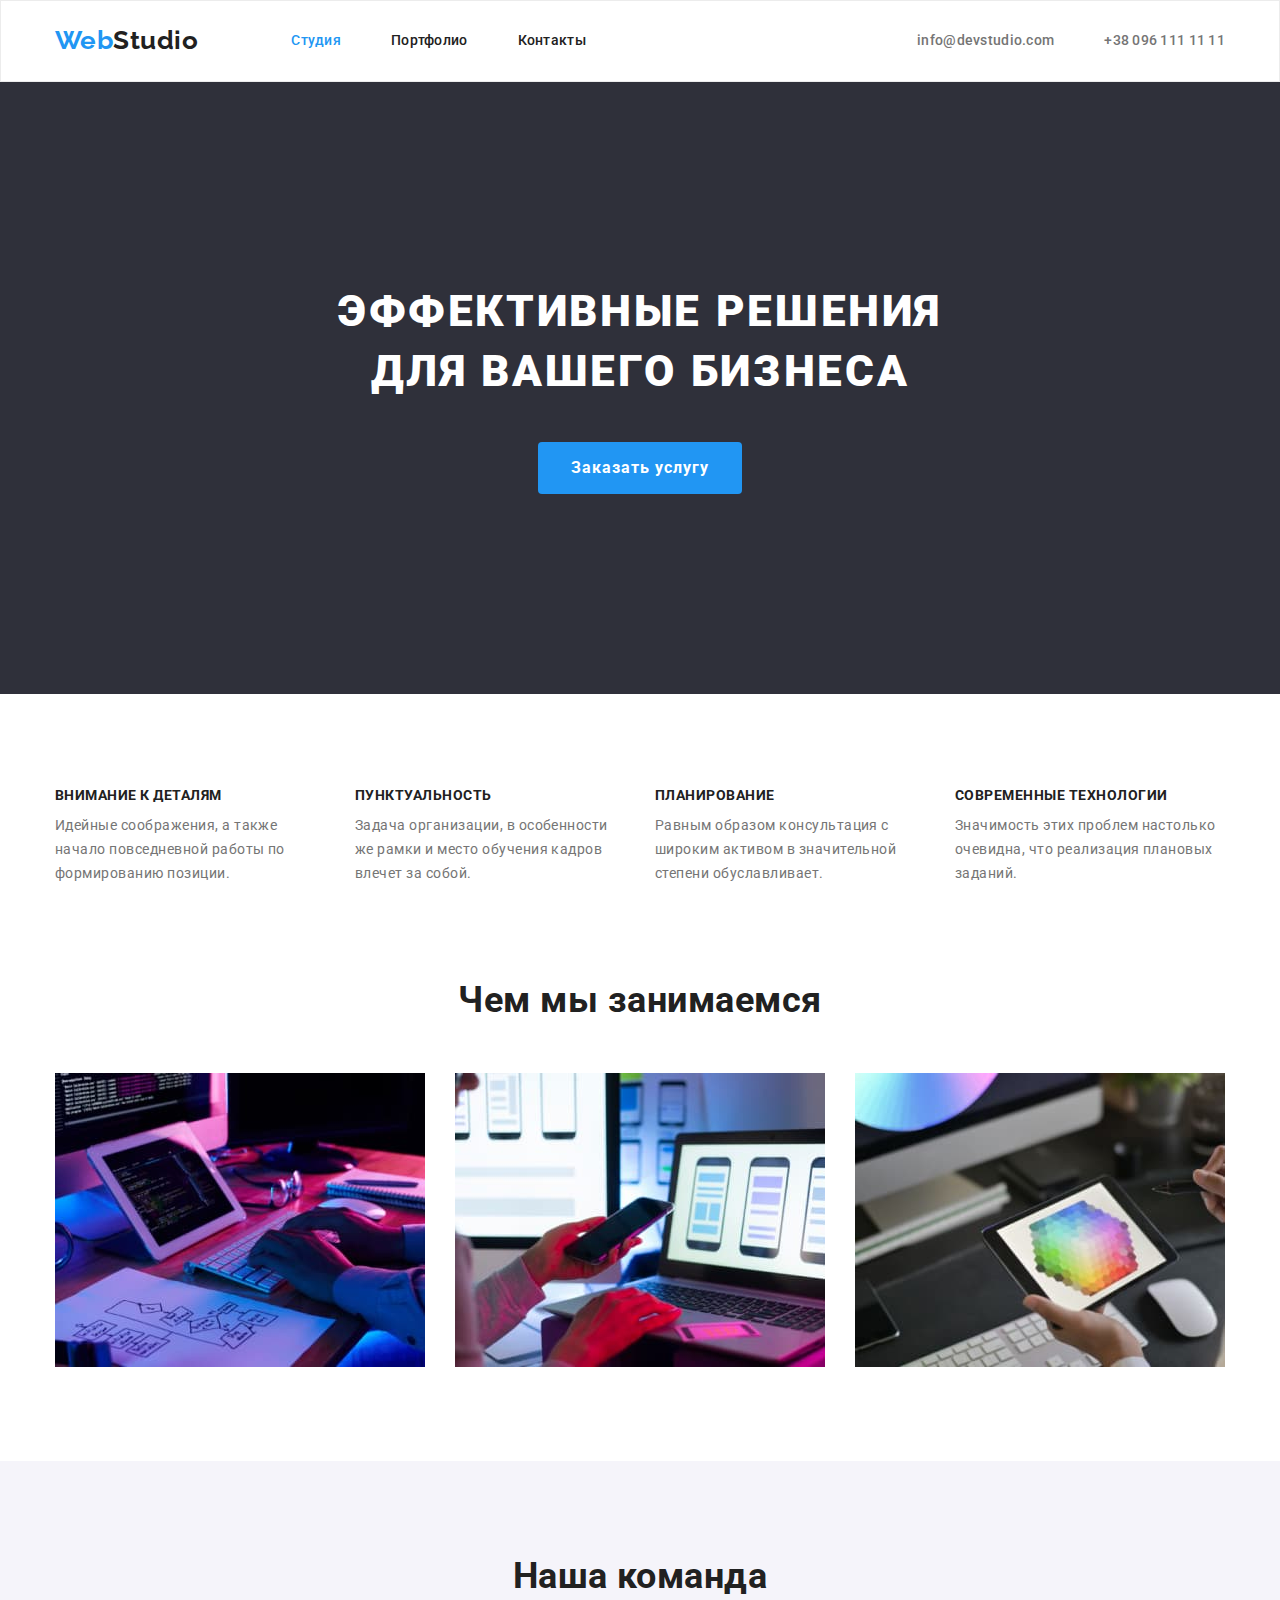
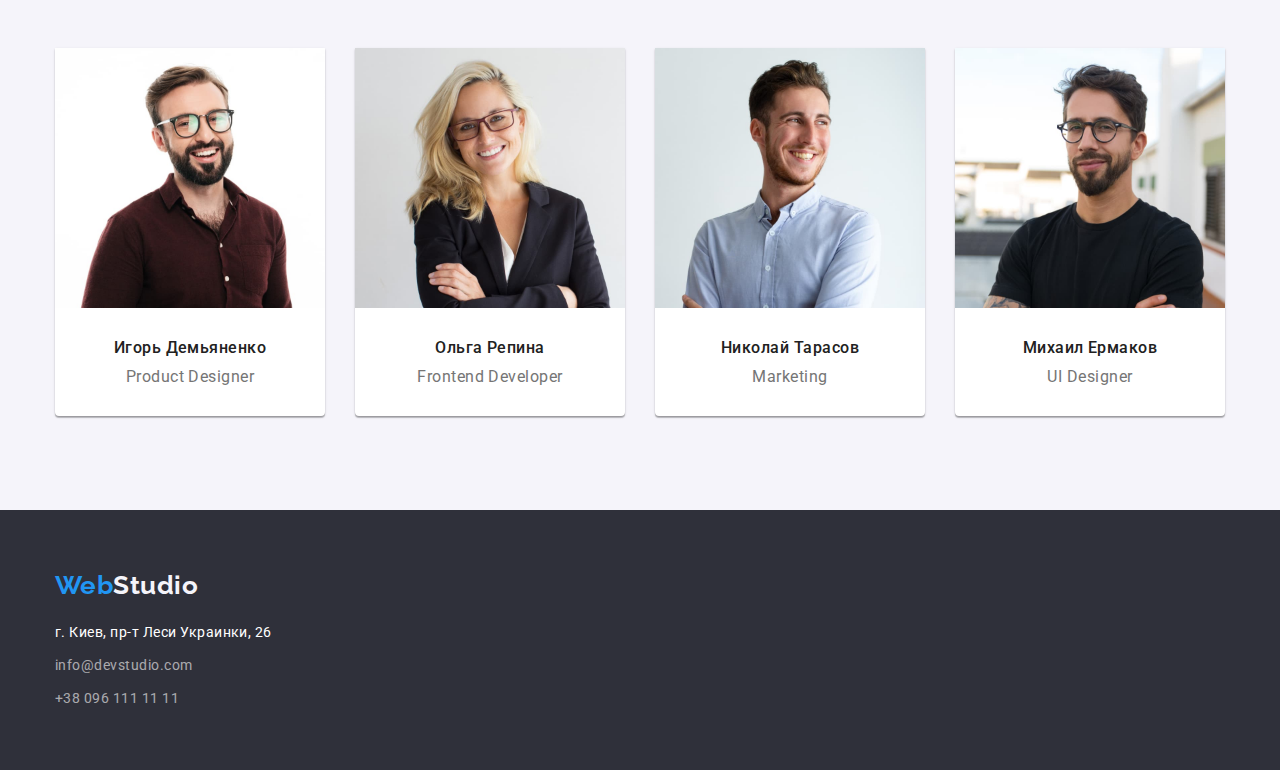
<file: index.html>
<!DOCTYPE html>
<html lang="en">
<head>
    <meta charset="UTF-8">
    <meta http-equiv="X-UA-Compatible" content="IE=edge">
    <meta name="viewport" content="width=device-width, initial-scale=1.0">
    <title>Document</title>
    <link rel="preconnect" href="https://fonts.googleapis.com">
    <link rel="preconnect" href="https://fonts.gstatic.com" crossorigin>
    <link href="https://fonts.googleapis.com/css2?family=Raleway:wght@700&family=Roboto:wght@400;500;700;900&display=swap"
        rel="stylesheet">
    <link rel="stylesheet" href="https://cdnjs.cloudflare.com/ajax/libs/modern-normalize/1.1.0/modern-normalize.min.css">
    <link rel="stylesheet" href="css/styles.css">
</head>
<body>
    <!-- Шапка сайта -->
    <header class="header-line">
        <div class="container main-nav">
            <nav class="nav">
                <a href="#" class="logo">
                Web<span class="logo-part">Studio</span>
                </a>
                    <ul class="site-nav list">
                        <li class="item"><a href="#" class="link current">Студия</a></li>
                        <li class="item"><a href="./portfolio.html" class="link">Портфолио</a></li>
                        <li class="item"><a href="" class="link">Контакты</a></li>
                    </ul>
            </nav>
            <ul class="contacts-list list">
                <li class="item"><a href="mailto:info@devstudio.com" class="contacts link">info@devstudio.com</a></li>
                <li class="item"><a href="tel:+380961111111" class="contacts link">+38 096 111 11 11</a></li>
            </ul>
        </div>
    </header>
    
    <!-- Основной контент -->
    <main>
        <!-- Герой -->
            <section class="hero">
                <div class="container">
                    <h1 class="hero-titel">Эффективные решения для вашего бизнеса</h1>
                    <button type="button" class="button">Заказать услугу</button>
                </div>
            </section>
        <!-- Преимущества -->
        <section class="advantage-section">
            <div class="container">
                <h2 class="visually-hidden">Наши преимущества</h2>
                <ul class="advantage list">
                    <li class="advantage-list">
                        <h3 class="titel">Внимание к деталям</h3>
                        <p class="text">Идейные соображения, а также начало повседневной работы по формированию позиции.</p>
                    </li>
                    <li class="advantage-list">
                        <h3 class="titel">Пунктуальность</h3>
                        <p class="text">Задача организации, в особенности же рамки и место обучения кадров влечет за собой.</p>
                    </li>
                    <li class="advantage-list">
                        <h3 class="titel">Планирование</h3>
                        <p class="text">Равным образом консультация с широким активом в значительной степени обуславливает.</p>
                    </li>
                    <li class="advantage-list">
                        <h3 class="titel">Современные технологии</h3>
                        <p class="text">Значимость этих проблем настолько очевидна, что реализация плановых заданий.</p>
                    </li>
                </ul>
            </div>
        </section>
        <!-- Чем мы занимаемся -->
        <section class="about-section">
            <div class="container">
                <h2 class="section-titel">Чем мы занимаемся</h2>
                <ul class="work-examples list">
                    <li class="item"><img class="photo" src="./images/img1.jpg" alt="процесс вёрстки" width="370"></li>
                    <li class="item"><img class="photo" src="./images/img2.jpg" alt="процесс стилизации" width="370"></li>
                    <li class="item"><img class="photo" src="./images/img3.jpg" alt="работа с палитрой цветов" width="370"></li>
                </ul>
            </div>
        </section>
        <!-- Наша команда -->
        <section class="team-section">
            <div class="container">
                <h2 class="section-titel">Наша команда</h2>
                <ul class="team list">
                    <li class="team-list">
                        <img class="photo" src="./images/Igor.jpg" alt="Игорь Демьяненко" width="270">
                        <div class="employee-information">
                            <h3 class="titel">Игорь Демьяненко</h3>
                            <p class="text">Product Designer</p>
                        </div>
                    </li>
                    <li class="team-list">
                        <img class="photo" src="./images/Olga.jpg" alt="Ольга Репина" width="270">
                        <div class="employee-information">
                            <h3 class="titel">Ольга Репина</h3>
                            <p class="text">Frontend Developer</p>
                        </div>
                    </li>
                    <li class="team-list">
                        <img class="photo" src="./images/Nikolai.jpg" alt="Николай Тарасов" width="270">
                        <div class="employee-information">
                            <h3 class="titel">Николай Тарасов</h3>
                            <p class="text">Marketing</p>
                        </div>
                    </li>
                    <li class="team-list">
                        <img class="photo" src="./images/Mihail.jpg" alt="Михаил Ермаков" width="270">
                        <div class="employee-information">
                            <h3 class="titel">Михаил Ермаков</h3>
                            <p class="text">UI Designer</p>
                        </div>
                    </li>
                </ul>
            </div>
        </section>
    </main>

    <!-- Футер -->
    <footer class="footer-section">
        <div class="container">
                <a href="#" class="logo-footer">
                    Web<span class="logopart-footer">Studio</span>
                </a>
                <address class="address">
                    <p class="text">г. Киев, пр-т Леси Украинки, 26</p> 
                    <a href="mailto:info@devstudio.com" class="footer-contacts link">info@devstudio.com</a> 
                    <a href="tel:+380961111111" class="footer-contacts link">+38 096 111 11 11</a>
                </address>
        </div>
    </footer>
    
</body>
</html>
</file>
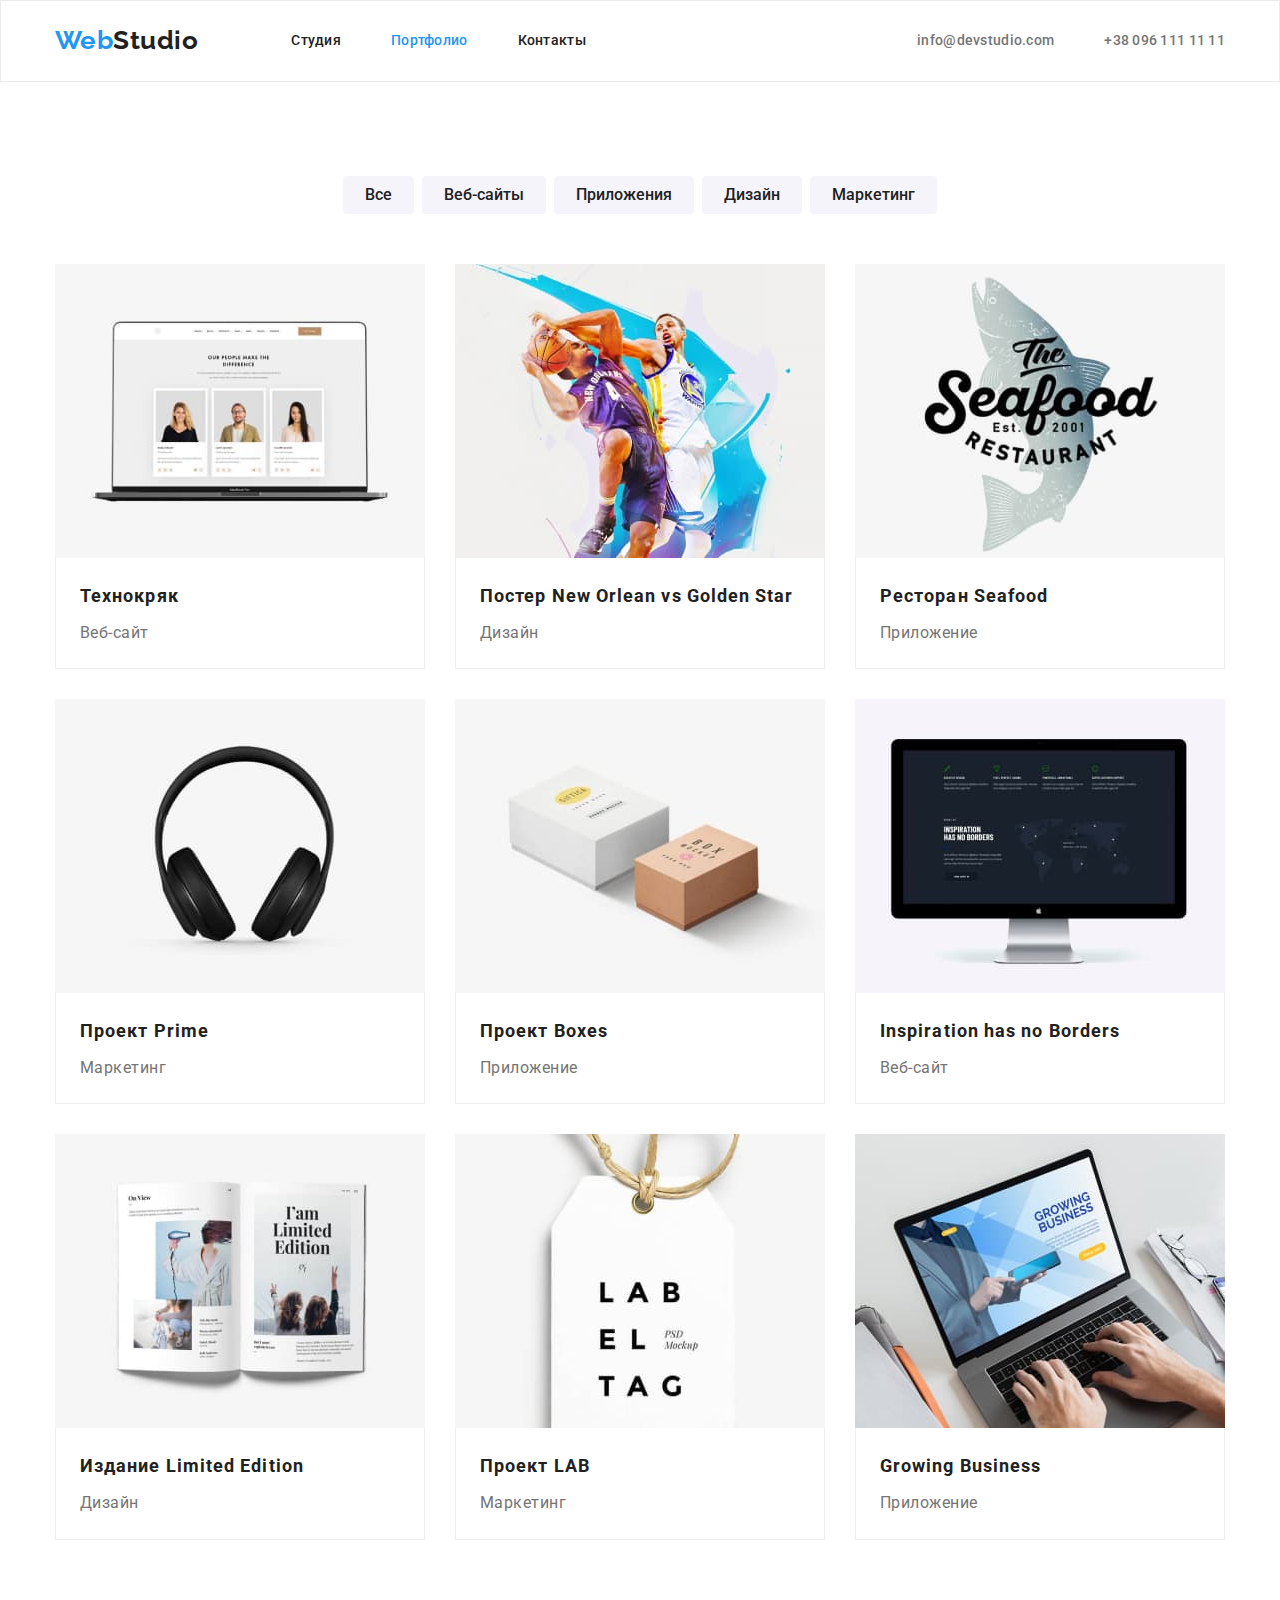
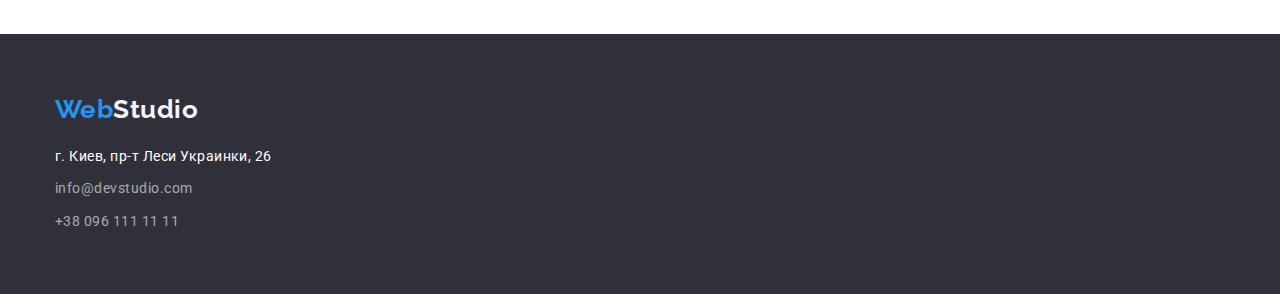
<file: portfolio.html>
<!DOCTYPE html>
<html lang="en">
<head>
    <meta charset="UTF-8">
    <meta http-equiv="X-UA-Compatible" content="IE=edge">
    <meta name="viewport" content="width=device-width, initial-scale=1.0">
    <title>Document</title>
    <link rel="preconnect" href="https://fonts.googleapis.com">
    <link rel="preconnect" href="https://fonts.gstatic.com" crossorigin>
    <link href="https://fonts.googleapis.com/css2?family=Raleway:wght@700&family=Roboto:wght@400;500;700;900&display=swap"
        rel="stylesheet">
    <link rel="stylesheet" href="https://cdnjs.cloudflare.com/ajax/libs/modern-normalize/1.1.0/modern-normalize.min.css">
    <link rel="stylesheet" href="css/styles.css">
</head>
<body>
    <!-- Шапка сайта -->
    <header class="header-line">
        <div class="container main-nav">
            <nav class="nav">
                <a href="#" class="logo">
                    Web<span class="logo-part">Studio</span>
                </a>
                <ul class="site-nav list">
                    <li class="item"><a href="./index.html" class="link">Студия</a></li>
                    <li class="item"><a href="#" class="link current">Портфолио</a></li>
                    <li class="item"><a href="" class="link">Контакты</a></li>
                </ul>
            </nav>
            <ul class="contacts-list list">
                <li class="item"><a href="mailto:info@devstudio.com" class="contacts link">info@devstudio.com</a></li>
                <li class="item"><a href="tel:+380961111111" class="contacts link">+38 096 111 11 11</a></li>
            </ul>
        </div>
    </header>

    <!-- Основной контент -->
    <main>
        <!-- Примеры работ -->
        <section class="works-section">
            <!-- Фильтр -->
            <div class="container-portfolio">
                <ul class="filter list">
                    <li class="filter-button"><button type="button" class="filter-list">Все</button></li>
                    <li class="filter-button"><button type="button" class="filter-list">Веб-сайты</button></li>
                    <li class="filter-button"><button type="button" class="filter-list">Приложения</button></li>
                    <li class="filter-button"><button type="button" class="filter-list">Дизайн</button></li>
                    <li class="filter-button"><button type="button" class="filter-list">Маркетинг</button></li>
                </ul>
                <ul class="works-list list">
                    <li class="works">
                        <a href="" class="link">
                            <img class="photo" src="./images/imgp1.jpg" alt="Пример веб-сайта" width="370">
                            <div class="works-info">
                                <h2 class="titel">Технокряк</h2>
                                <p class="text">Веб-сайт</p>
                            </div>
                        </a>
                    </li>
                    <li class="works">
                        <a href="" class="link">
                            <img class="photo" src="./images/imgp2.jpg" alt="Постер" width="370">
                            <div class="works-info">
                                <h2 class="titel">Постер New Orlean vs Golden Star</h2>
                                <p class="text">Дизайн</p>
                            </div>
                        </a>
                    </li>
                    <li class="works">
                        <a href="" class="link">
                            <img class="photo" src="./images/imgp3.jpg" alt="Логотип" width="370">
                            <div class="works-info">
                                <h2 class="titel">Ресторан Seafood</h2>
                                <p class="text">Приложение</p>
                            </div>
                        </a>
                    </li>
                    <li class="works">
                        <a href="" class="link">
                            <img class="photo" src="./images/imgp4.jpg" alt="Наушники" width="370">
                            <div class="works-info">
                                <h2 class="titel">Проект Prime</h2>
                                <p class="text">Маркетинг</p>
                            </div>
                        </a>
                    </li>
                    <li class="works">
                        <a href="" class="link">
                            <img class="photo" src="./images/imgp5.jpg" alt="Коробки" width="370">
                            <div class="works-info">
                                <h2 class="titel">Проект Boxes</h2>
                                <p class="text">Приложение</p>
                            </div>
                        </a>
                    </li>
                    <li class="works">
                        <a href="" class="link">
                            <img class="photo" src="./images/imgp6.jpg" alt="Пример веб-сайта" width="370">
                            <div class="works-info">
                                <h2 class="titel">Inspiration has no Borders</h2>
                                <p class="text">Веб-сайт</p>
                            </div>
                        </a>
                    </li>
                    <li class="works">
                        <a href="" class="link">
                            <img class="photo" src="./images/imgp7.jpg" alt="Книга" width="370">
                            <div class="works-info">
                                <h2 class="titel">Издание Limited Edition</h2>
                                <p class="text">Дизайн</p>
                            </div>
                        </a>
                    </li>
                    <li class="works">
                        <a href="" class="link">
                            <img class="photo" src="./images/imgp8.jpg" alt="Логотип" width="370">
                            <div class="works-info">
                                <h2 class="titel">Проект LAB</h2>
                                <p class="text">Маркетинг</p>
                            </div>
                        </a>
                    </li>
                    <li class="works">
                        <a href="" class="link">
                            <img class="photo" src="./images/imgp9.jpg" alt="Пример приложения" width="370">
                            <div class="works-info">
                                <h2 class="titel">Growing Business</h2>
                                <p class="text">Приложение</p>
                            </div>
                        </a>
                    </li>
                </ul>
            </div>
        </section>
            
    </main>

    <!-- Футер -->
    <footer class="footer-section">
        <div class="container">
            <a href="#" class="logo-footer">
                Web<span class="logopart-footer">Studio</span>
            </a>
            <address class="address">
                <p class="text">г. Киев, пр-т Леси Украинки, 26</p>
                <a href="mailto:info@devstudio.com" class="footer-contacts link">info@devstudio.com</a>
                <a href="tel:+380961111111" class="footer-contacts link">+38 096 111 11 11</a>
            </address>
        </div>
    </footer>
    
</body>
</html>
</file>
<file: css/styles.css>
:root {
  --primary-text-color: #212121;
  --secondary-text-color: #757575;
  --accent-color: #2196f3;
  --titel-text-color: #ffffff;
  --buttons-bg-color: #f5f4fa;
}

body {
  color: var(--primary-text-color);
  font-family: Roboto, sans-serif;
  letter-spacing: 0.03em;
}

.container {
  margin: 0 auto;
  width: 1200px;
  padding-left: 15px;
  padding-right: 15px;
}

/* Утилиты */
.list {
  padding: 0;
  margin: 0;
  list-style: none;
}

/* Хедер */
.header-line {
  border: 1px solid #ececec;
}

/* Логотип */
.logo {
  display: block;
  padding-top: 24px;
  padding-bottom: 25px;
  margin-right: 93px;

  color: var(--accent-color);
  font-family: Raleway, sans-serif;
  font-weight: 700;
  font-size: 26px;
  line-height: 1.19;
  text-decoration: none;
}

.logo-part {
  color: var(--primary-text-color);
}

/* Навигация */
.main-nav {
  display: flex;
  align-items: center;
}

.nav {
  display: flex;
}

.site-nav {
  display: flex;
}

.site-nav .item:not(:last-child) {
  margin-right: 50px;
}

.site-nav .link {
  display: block;
  padding-top: 32px;
  padding-bottom: 32px;

  color: var(--primary-text-color);
  font-weight: 500;
  font-size: 14px;
  line-height: 1.14;
  letter-spacing: 0.02em;
  text-decoration: none;
}

.site-nav .link:hover,
.link:focus {
  color: var(--accent-color);
}

.site-nav .link.current {
  color: var(--accent-color);
}

/* Контакты */
.contacts {
  display: block;
  padding-top: 32px;
  padding-bottom: 32px;

  color: var(--secondary-text-color);
  font-weight: 500;
  font-size: 14px;
  line-height: 1.14;
  letter-spacing: 0.02em;
  text-decoration: none;
}

.contacts-list {
  display: flex;
  margin-left: auto;
}

.contacts-list .item:not(:last-child) {
  margin-right: 50px;
}

.contacts-list .link:hover,
.link:focus {
  color: var(--accent-color);
}

/* Герой */
.hero {
  padding-top: 200px;
  padding-bottom: 200px;
  background: #2f303a;
  text-align: center;
}

.hero-titel {
  margin: 0 auto 40px auto;
  max-width: 696px;

  color: var(--titel-text-color);
  font-weight: 900;
  font-size: 44px;
  line-height: 1.36;
  text-align: center;
  letter-spacing: 0.06em;
  text-transform: uppercase;
}

.button {
  display: inline-block;
  border: 1px solid transparent;
  padding: 10px 32px;
  border-radius: 4px;
  background-color: var(--accent-color);
  color: var(--titel-text-color);
  font-weight: 700;
  font-size: 16px;
  line-height: 1.9;
  letter-spacing: 0.06em;
}

.button:hover,
:focus {
  background-color: #188ce8;
}

/* Преимущества */
.visually-hidden {
  position: absolute;
  width: 1px;
  height: 1px;
  margin: -1px;
  border: 0;
  padding: 0;

  white-space: nowrap;
  clip-path: inset(100%);
  clip: rect(0 0 0 0);
  overflow: hidden;
}

.advantage-section {
  padding-top: 94px;
}

.advantage {
  display: flex;
  padding-bottom: 0;
}

.advantage-list {
  width: 270px;
  margin-right: 30px;
}

.advantage-list:nth-child(4n) {
  margin-right: 0;
}

.advantage-list .titel {
  margin-top: 0;
  margin-bottom: 10px;
  font-weight: 700;
  font-size: 14px;
  line-height: 1.14;
  text-transform: uppercase;
}

.advantage-list .text {
  margin-top: 0;
  margin-bottom: 0;
  color: var(--secondary-text-color);
  font-size: 14px;
  line-height: 1.7;
}

/* Заголовок секций "Чем мы занимаемся" и "Наша команда"*/
.about-section {
  padding-top: 94px;
  padding-bottom: 94px;
}

.section-titel {
  margin-top: 0;
  margin-bottom: 50px;
  font-weight: 700;
  font-size: 36px;
  line-height: 1.2;
  text-align: center;
}

.work-examples {
  display: flex;
  padding-top: 0;
}

.photo {
  display: block;
}

.work-examples .item {
  margin-right: 30px;
}

.work-examples .item:last-child {
  margin-right: 0;
}

/* Команда */
.team-section {
  padding-top: 94px;
  padding-bottom: 94px;
}

.team {
  display: flex;
}

.team-section {
  background-color: #f5f4fa;
}

.team-list {
  margin-right: 30px;
  border-radius: 0px 0px 4px 4px;
  box-shadow: 0px 1px 3px rgba(0, 0, 0, 0.12), 0px 1px 1px rgba(0, 0, 0, 0.14),
    0px 2px 1px rgba(0, 0, 0, 0.2);
  background-color: #fff;
}

.team-list:last-child {
  margin-right: 0;
}

.employee-information {
  padding-top: 30px;
  padding-bottom: 30px;
}

.team-list .titel {
  margin-top: 0;
  margin-bottom: 10px;
  font-weight: 500;
  font-size: 16px;
  line-height: 1.2;
  text-align: center;
}

.team-list .text {
  margin-top: 0;
  margin-bottom: 0;
  color: var(--secondary-text-color);
  font-size: 16px;
  line-height: 1.2;
  text-align: center;
}

/* Футер */
.footer-section {
  padding-top: 60px;
  padding-bottom: 60px;

  background-color: #2f303a;
}

.logo-footer {
  display: block;
  margin-bottom: 20px;

  color: var(--accent-color);
  font-family: Raleway, sans-serif;
  font-weight: 700;
  font-size: 26px;
  line-height: 1.19;
  text-decoration: none;
}

.logopart-footer {
  color: var(--buttons-bg-color);
}

.address {
  color: var(--titel-text-color);
  font-size: 14px;
  line-height: 1.7;
  font-style: normal;
}

.address .text {
  margin: 0 0 9px 0;
}

.address .link:hover,
.link:focus {
  color: var(--buttons-bg-color);
}

.footer-contacts {
  display: block;
  margin: 0;
  margin-bottom: 9px;
  color: rgba(255, 255, 255, 0.6);
  text-decoration: none;
}

.footer-contacts:last-child {
  margin-bottom: 0;
}

/* ПОРТФОЛИО */

/* Фильтр */
.container-portfolio {
  display: flex;
  flex-wrap: wrap;
  width: 1200px;
  padding-left: 15px;
  padding-right: 15px;
  margin-left: auto;
  margin-right: auto;
}

.filter {
  display: flex;
  margin-bottom: 50px;
  margin-left: auto;
  margin-right: auto;
}

.filter-button {
  margin-right: 8px;
}

.filter-button:last-child {
  margin-right: 0;
}

.filter-list {
  padding: 6px 22px;
  border-radius: 4px;
  border: transparent;
  background-color: var(--buttons-bg-color);
  color: var(--primary-text-color);
  font-weight: 500;
  font-size: 16px;
  line-height: 1.6;
  text-align: center;
  cursor: pointer;
}

.filter-list:hover,
.filter-list:focus {
  background-color: var(--accent-color);
  color: var(--titel-text-color);
}

.works-section {
  display: flex;
  flex-wrap: wrap;
  margin-left: auto;
  margin-right: auto;
  padding-top: 94px;
  padding-bottom: 94px;
}

.works-list {
  display: flex;
  flex-wrap: wrap;
}

.works {
  width: 370px;
  margin-right: 30px;
  margin-bottom: 30px;
}

.works:nth-child(3n) {
  margin-right: 0;
}

.works:nth-last-child(-n + 3) {
  margin-bottom: 0;
}

.works-info {
  padding: 20px 24px;
  border: 1px solid #eeeeee;
  border-top: transparent;
}

/* Примеры работ */
.works .link {
  color: var(--primary-text-color);
  text-decoration: none;
}

.works .titel {
  margin: 0 0 4px 0;
  font-weight: 700;
  font-size: 18px;
  line-height: 2;
  letter-spacing: 0.06em;
}

.works .text {
  margin: 0;
  color: var(--secondary-text-color);
  font-size: 16px;
  line-height: 1.9;
}
</file>
